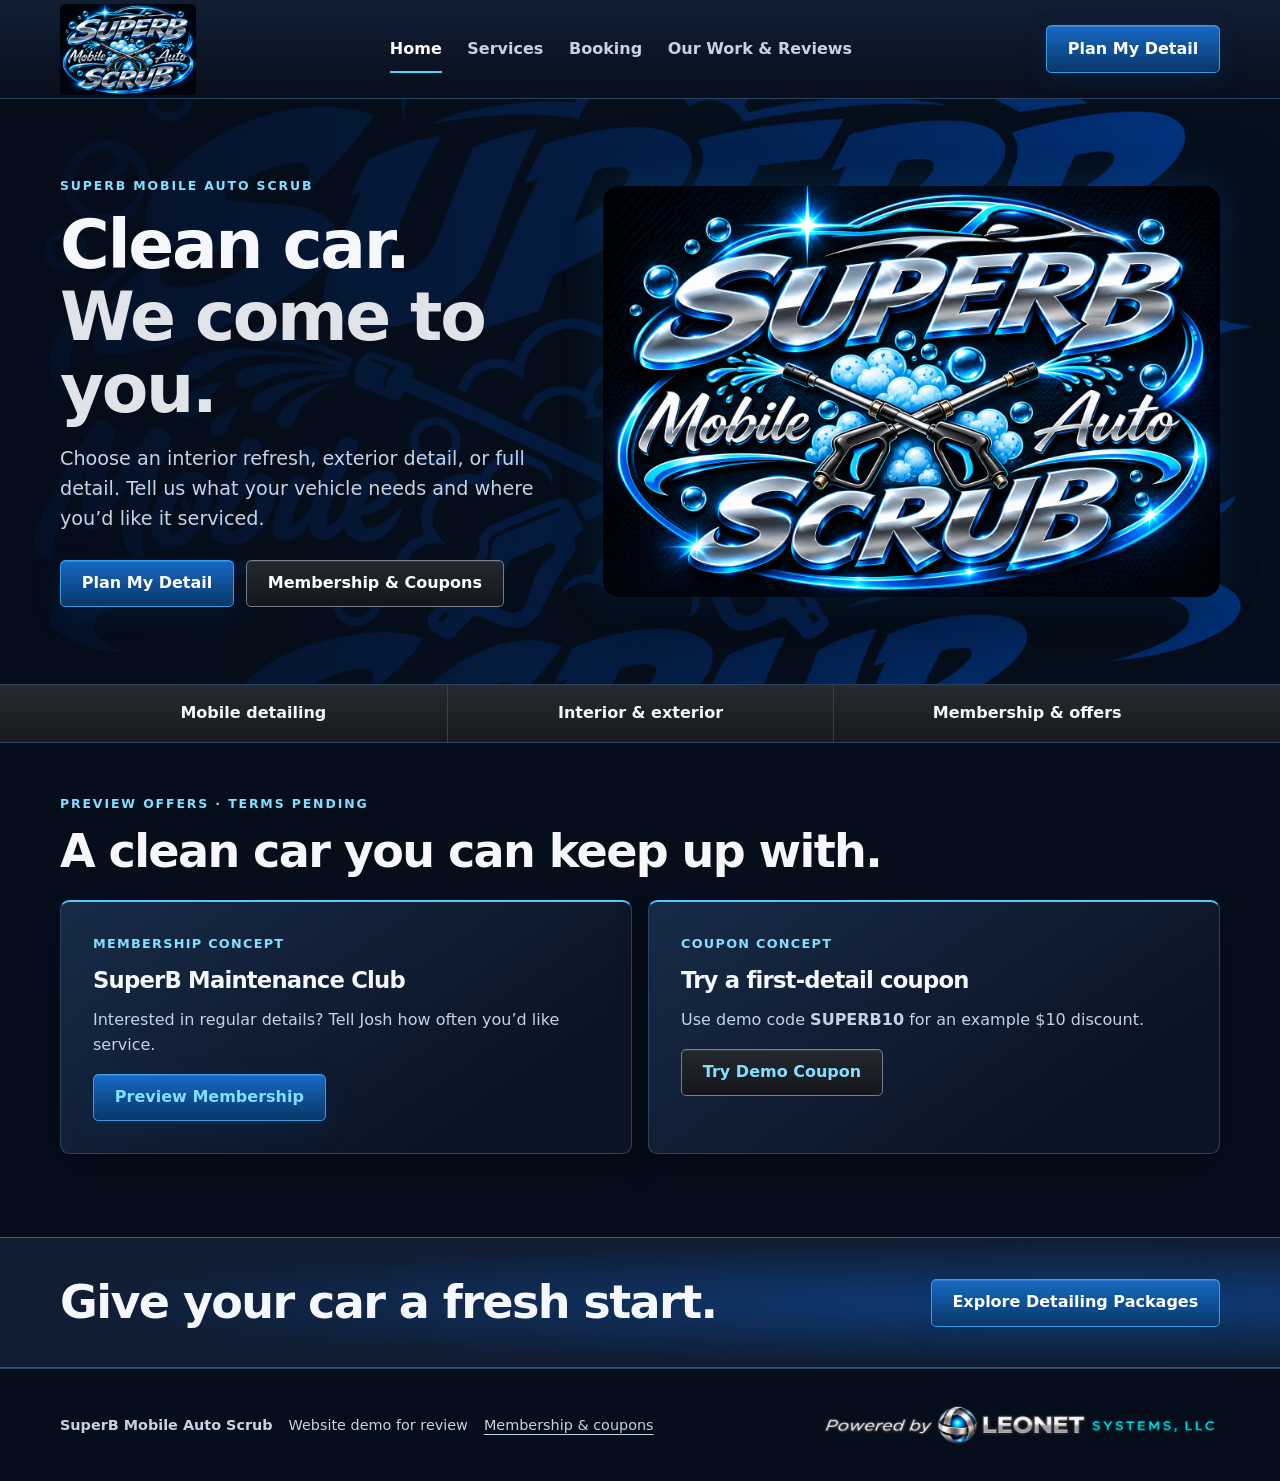
<file: index.html>
<!doctype html><html lang="en"><head><meta charset="utf-8"><meta name="viewport" content="width=device-width,initial-scale=1"><meta name="robots" content="noindex,nofollow"><title>Mobile Detailing | SuperB Mobile Auto Scrub</title><link rel="stylesheet" href="styles.css"><script src="site.js" defer></script><meta http-equiv="Content-Security-Policy" content="default-src 'self'; img-src 'self' blob:; media-src 'self' blob:; form-action 'none'; connect-src 'none'; base-uri 'none'"></head><body><a class="skip" href="#main">Skip to content</a>
<header class="header"><div class="wrap header-inner"><a class="brand" href="index.html"><img src="assets/superb-logo.png" width="136" height="91" alt="SuperB Mobile Auto Scrub"></a><button class="menu secondary" type="button" aria-expanded="false" aria-controls="navigation" hidden>Menu</button><nav id="navigation" aria-label="Main navigation"><a href="index.html" aria-current="page">Home</a><a href="services.html">Services</a><a href="booking.html">Booking</a><a href="our-work.html">Our Work &amp; Reviews</a></nav><a class="button header-quote" href="booking.html">Plan My Detail</a></div></header>
<main id="main"><section class="hero"><div class="wrap superb-hero"><div class="hero-copy"><p class="eyebrow">SuperB Mobile Auto Scrub</p><h1>Clean car.<br><em>We come to you.</em></h1><p>Choose an interior refresh, exterior detail, or full detail. Tell us what your vehicle needs and where you’d like it serviced.</p><div class="actions"><a class="button" href="booking.html">Plan My Detail</a><a class="button secondary" href="#offers">Membership &amp; Coupons</a></div></div><img class="brand-art" src="assets/superb-logo.png" width="1536" height="1024" alt="Chrome and blue SuperB logo with crossed wash tools and bubbles" fetchpriority="high"></div></section>
<div class="strip"><div class="wrap strip-grid"><span>Mobile detailing</span><span>Interior &amp; exterior</span><span>Membership &amp; offers</span></div></div>
<section class="wrap block" id="offers"><p class="eyebrow">Preview offers · Terms pending</p><h2>A clean car you can keep up with.</h2><div class="cards two offers"><article><span>Membership concept</span><h3>SuperB Maintenance Club</h3><p>Interested in regular details? Tell Josh how often you’d like service.</p><a class="button" href="booking.html?interest=membership">Preview Membership</a></article><article><span>Coupon concept</span><h3>Try a first-detail coupon</h3><p>Use demo code <strong>SUPERB10</strong> for an example $10 discount.</p><a class="button secondary" href="booking.html?interest=coupon">Try Demo Coupon</a></article></div></section>
<section class="quote-band"><div class="wrap quote-inner"><h2>Give your car a fresh start.</h2><a class="button" href="services.html">Explore Detailing Packages</a></div></section></main>
<footer><div class="wrap footer-inner"><strong>SuperB Mobile Auto Scrub</strong><span>Website demo for review</span><a href="index.html#offers">Membership &amp; coupons</a><div class="leonet-footer"><img src="assets/leonet-footer.png" alt="Powered by LeoNet Systems, LLC" width="2048" height="682"></div></div></footer></body></html>
</file>
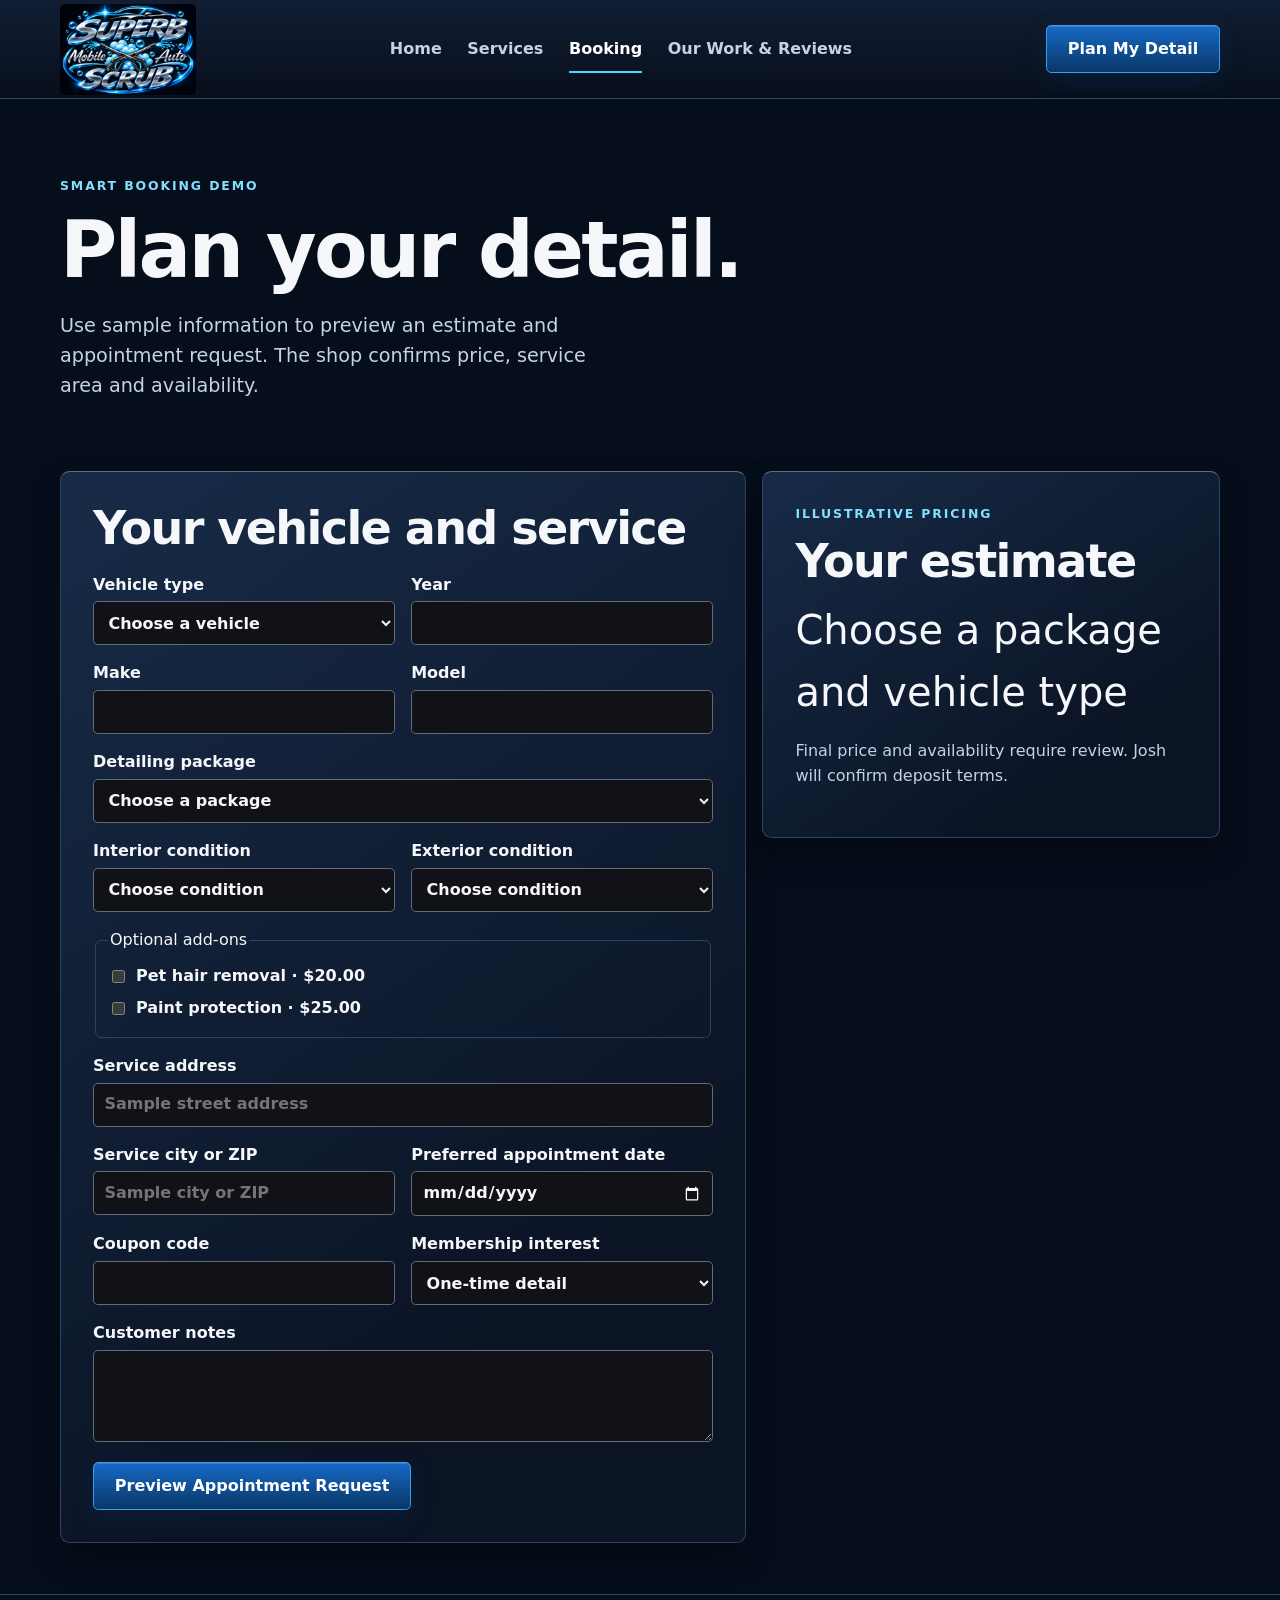
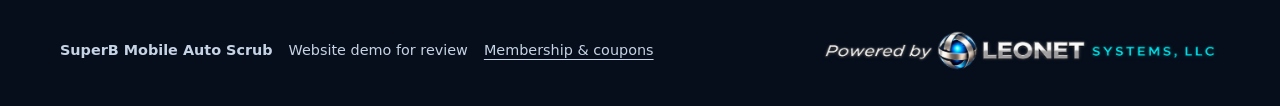
<file: booking.html>
<!doctype html><html lang="en"><head><meta charset="utf-8"><meta name="viewport" content="width=device-width,initial-scale=1"><meta name="robots" content="noindex,nofollow"><title>Plan My Detail | SuperB Mobile Auto Scrub</title><link rel="stylesheet" href="styles.css"><script src="site.js" defer></script><script src="detailing.js" defer></script><meta http-equiv="Content-Security-Policy" content="default-src 'self'; img-src 'self' blob:; media-src 'self' blob:; form-action 'none'; connect-src 'none'; base-uri 'none'"></head><body><a class="skip" href="#main">Skip to content</a>
<header class="header"><div class="wrap header-inner"><a class="brand" href="index.html"><img src="assets/superb-logo.png" width="136" height="91" alt="SuperB Mobile Auto Scrub"></a><button class="menu secondary" type="button" aria-expanded="false" aria-controls="navigation" hidden>Menu</button><nav id="navigation" aria-label="Main navigation"><a href="index.html">Home</a><a href="services.html">Services</a><a href="booking.html" aria-current="page">Booking</a><a href="our-work.html">Our Work &amp; Reviews</a></nav><a class="button header-quote" href="booking.html">Plan My Detail</a></div></header>
<main id="main" class="wrap"><section class="intro"><p class="eyebrow">Smart booking demo</p><h1>Plan your detail.</h1><p>Use sample information to preview an estimate and appointment request. The shop confirms price, service area and availability.</p></section>
<section class="block booking-layout"><form class="form-panel" id="booking" autocomplete="off"><h2>Your vehicle and service</h2><div class="fields">
<label>Vehicle type<select name="vehicle" required><option value="">Choose a vehicle</option><option value="car">Car / sedan</option><option value="suv">SUV / crossover</option><option value="truck">Pickup / van</option><option value="other">Other vehicle</option></select></label>
<label>Year<input name="year" type="number" min="1900" required></label><label>Make<input name="make" maxlength="60" required></label><label>Model<input name="model" maxlength="60" required></label>
<label class="full">Detailing package<select name="package" required><option value="">Choose a package</option></select></label>
<label>Interior condition<select name="interior" required><option value="">Choose condition</option><option>Light</option><option>Moderate</option><option>Heavy / needs review</option></select></label>
<label>Exterior condition<select name="exterior" required><option value="">Choose condition</option><option>Light</option><option>Moderate</option><option>Heavy / needs review</option></select></label>
<fieldset class="full add-ons"><legend>Optional add-ons</legend><div id="addon-fields"></div></fieldset>
<label class="full">Service address<input name="address" maxlength="120" placeholder="Sample street address" required></label>
<label>Service city or ZIP<input name="area" maxlength="80" placeholder="Sample city or ZIP" required></label>
<label>Preferred appointment date<input name="date" type="date" required></label>
<label>Coupon code<input name="coupon" maxlength="24" autocapitalize="characters"></label>
<label>Membership interest<select name="membership"><option value="">One-time detail</option><option value="interested">Interested · cadence undecided</option><option value="monthly">Monthly</option><option value="biweekly">Every two weeks</option></select></label>
<label class="full">Customer notes<textarea name="notes" rows="3" maxlength="500"></textarea></label>
</div><button class="button" type="submit" disabled>Preview Appointment Request</button><p class="form-result" id="booking-status" role="status" hidden></p></form>
<aside class="form-panel"><p class="eyebrow">Illustrative pricing</p><h2>Your estimate</h2><p class="price" id="estimate" aria-live="polite">Choose a package</p><p id="breakdown"></p><p id="coupon-status"></p><p>Final price and availability require review. Josh will confirm deposit terms.</p><div id="handoff" hidden><h3>Demo request summary</h3><p id="job-summary"></p><p>CRM lead and job, Tasker scheduling, and Invoice Studio estimate are simulated. Deposit and payment are pending setup.</p></div></aside></section></main>
<footer><div class="wrap footer-inner"><strong>SuperB Mobile Auto Scrub</strong><span>Website demo for review</span><a href="index.html#offers">Membership &amp; coupons</a><div class="leonet-footer"><img src="assets/leonet-footer.png" alt="Powered by LeoNet Systems, LLC" width="2048" height="682"></div></div></footer></body></html>
</file>
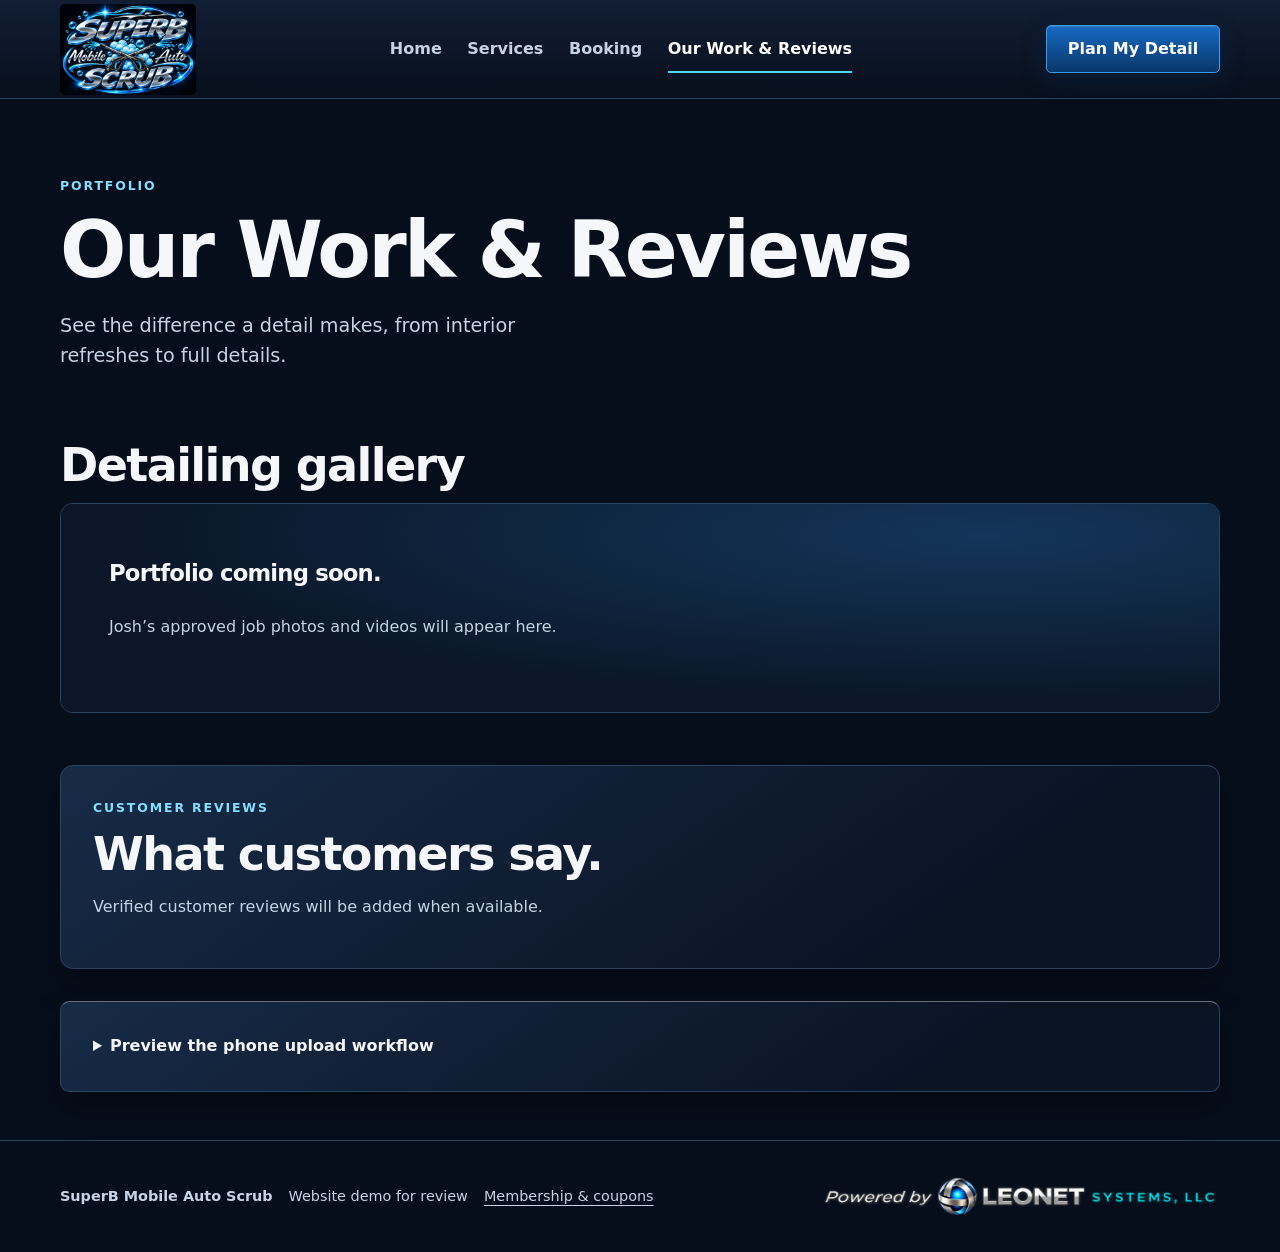
<file: our-work.html>
<!doctype html><html lang="en"><head><meta charset="utf-8"><meta name="viewport" content="width=device-width,initial-scale=1"><meta name="robots" content="noindex,nofollow"><title>Our Work & Reviews | SuperB Mobile Auto Scrub</title><link rel="stylesheet" href="styles.css"><script src="site.js" defer></script><script src="our-work.js" defer></script><meta http-equiv="Content-Security-Policy" content="default-src 'self'; img-src 'self' blob:; media-src 'self' blob:; form-action 'none'; connect-src 'none'; base-uri 'none'"></head><body><a class="skip" href="#main">Skip to content</a>
<header class="header"><div class="wrap header-inner"><a class="brand" href="index.html"><img src="assets/superb-logo.png" width="136" height="91" alt="SuperB Mobile Auto Scrub"></a><button class="menu secondary" type="button" aria-expanded="false" aria-controls="navigation" hidden>Menu</button><nav id="navigation" aria-label="Main navigation"><a href="index.html">Home</a><a href="services.html">Services</a><a href="booking.html">Booking</a><a href="our-work.html" aria-current="page">Our Work &amp; Reviews</a></nav><a class="button header-quote" href="booking.html">Plan My Detail</a></div></header>
<main id="main" class="wrap work-page"><section class="intro"><p class="eyebrow">Portfolio</p><h1>Our Work &amp; Reviews</h1><p>See the difference a detail makes, from interior refreshes to full details.</p></section>
<section class="block"><h2>Detailing gallery</h2><div class="work-gallery"><div id="work-stage" class="work-stage"></div><div class="work-empty" id="work-empty"><h3>Portfolio coming soon.</h3><p>Josh’s approved job photos and videos will appear here.</p></div><div class="work-caption" id="work-caption" hidden><div><p class="eyebrow" id="work-category"></p><h3 id="work-title"></h3><p id="work-note"></p></div><div class="work-controls" id="work-arrows"><button type="button" class="secondary" id="work-prev" aria-label="Previous job">←</button><button type="button" class="secondary" id="work-next" aria-label="Next job">→</button></div></div><div class="work-thumbs" id="work-thumbs"></div></div><dialog class="work-lightbox" id="work-lightbox" aria-label="Enlarged job photo"><button type="button" class="secondary" id="work-close">Close photo</button><img alt=""></dialog></section>
<section class="form-panel review-card"><p class="eyebrow">Customer reviews</p><h2>What customers say.</h2><p id="review-empty">Verified customer reviews will be added when available.</p><div id="review-panel" hidden><blockquote id="review-quote"></blockquote><p id="review-credit"></p><a id="review-source">Read original review</a><div class="work-controls"><button type="button" class="secondary" id="review-prev" aria-label="Previous review">←</button><span id="review-count" role="status"></span><button type="button" class="secondary" id="review-next" aria-label="Next review">→</button></div></div></section>
<details class="form-panel work-demo"><summary>Preview the phone upload workflow</summary><p>Use approved SuperB job media. Files stay on this page and clear when you reload.</p>
<form id="media-form"><div class="fields"><label>Job title<input name="title" required maxlength="80"></label><label>Photo or video<input type="file" name="media" accept="image/*,video/*" required></label><label>Before photo, if paired<input type="file" name="before" accept="image/*"></label><label><span><input type="checkbox" name="approved" required> I have permission to use this SuperB media.</span></label></div><button class="button" type="submit" disabled>Add to Local Job Preview</button></form>
<div id="work-admin"></div><p id="work-admin-status" role="status"></p></details></main>
<footer><div class="wrap footer-inner"><strong>SuperB Mobile Auto Scrub</strong><span>Website demo for review</span><a href="index.html#offers">Membership &amp; coupons</a><div class="leonet-footer"><img src="assets/leonet-footer.png" alt="Powered by LeoNet Systems, LLC" width="2048" height="682"></div></div></footer></body></html>
</file>
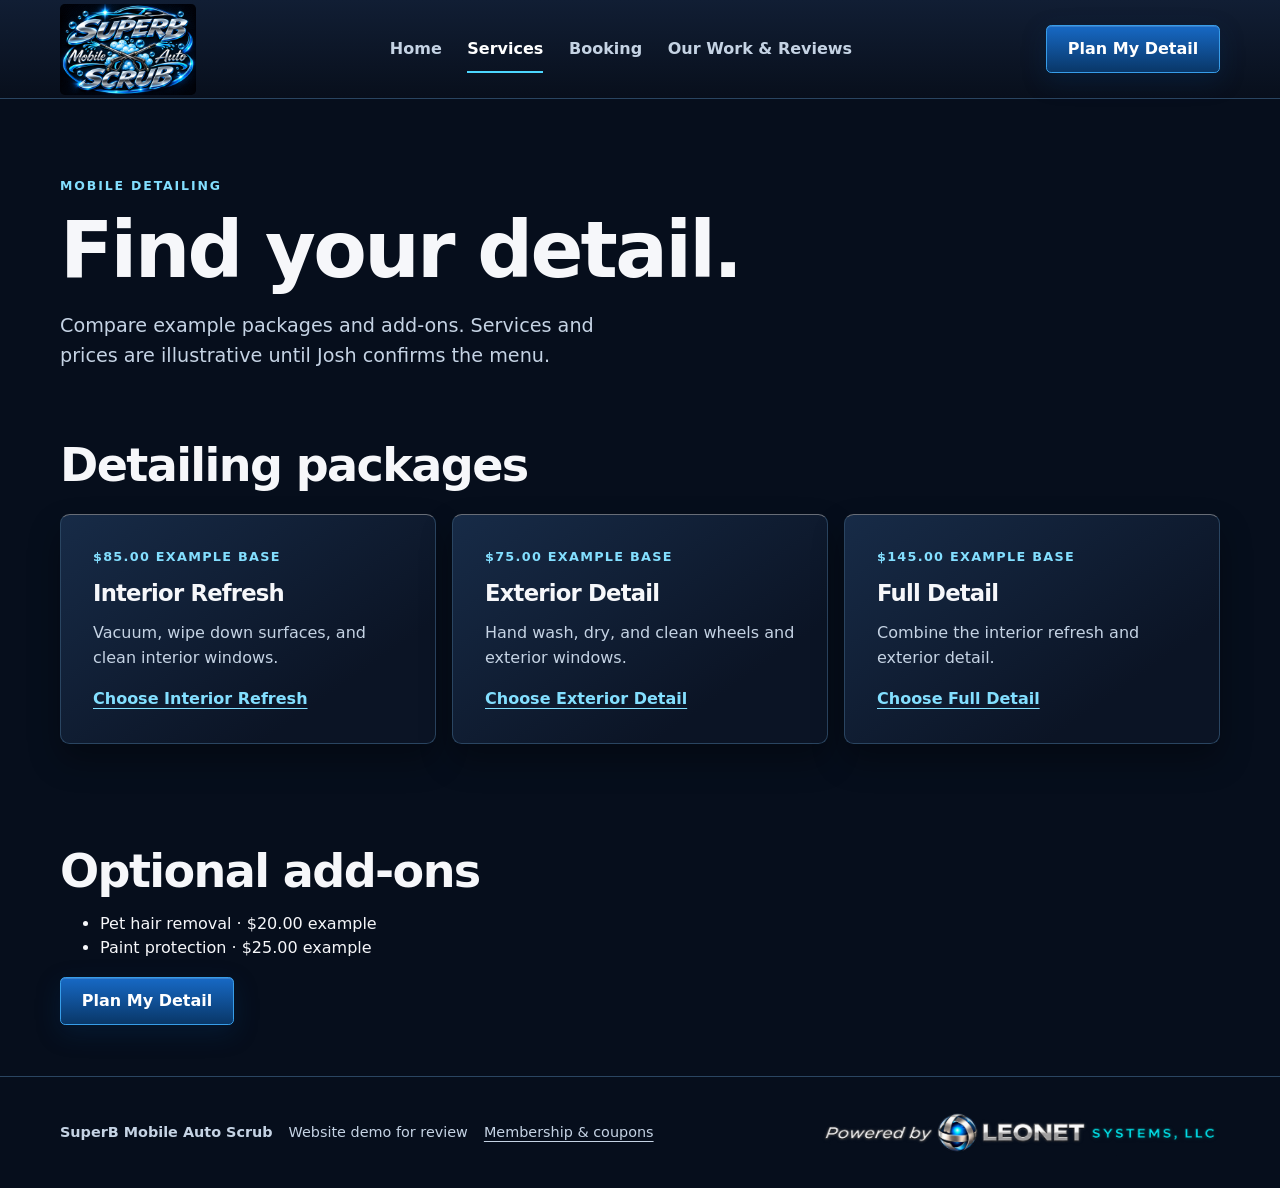
<file: services.html>
<!doctype html><html lang="en"><head><meta charset="utf-8"><meta name="viewport" content="width=device-width,initial-scale=1"><meta name="robots" content="noindex,nofollow"><title>Detailing Packages | SuperB Mobile Auto Scrub</title><link rel="stylesheet" href="styles.css"><script src="site.js" defer></script><script src="detailing.js" defer></script><meta http-equiv="Content-Security-Policy" content="default-src 'self'; img-src 'self' blob:; media-src 'self' blob:; form-action 'none'; connect-src 'none'; base-uri 'none'"></head><body><a class="skip" href="#main">Skip to content</a>
<header class="header"><div class="wrap header-inner"><a class="brand" href="index.html"><img src="assets/superb-logo.png" width="136" height="91" alt="SuperB Mobile Auto Scrub"></a><button class="menu secondary" type="button" aria-expanded="false" aria-controls="navigation" hidden>Menu</button><nav id="navigation" aria-label="Main navigation"><a href="index.html">Home</a><a href="services.html" aria-current="page">Services</a><a href="booking.html">Booking</a><a href="our-work.html">Our Work &amp; Reviews</a></nav><a class="button header-quote" href="booking.html">Plan My Detail</a></div></header>
<main id="main" class="wrap"><section class="intro"><p class="eyebrow">Mobile detailing</p><h1>Find your detail.</h1><p>Compare example packages and add-ons. Services and prices are illustrative until Josh confirms the menu.</p></section><section class="block"><h2>Detailing packages</h2><div id="package-cards" class="cards"></div></section><section class="block"><h2>Optional add-ons</h2><ul id="addon-list"></ul><a class="button" href="booking.html">Plan My Detail</a></section></main>
<footer><div class="wrap footer-inner"><strong>SuperB Mobile Auto Scrub</strong><span>Website demo for review</span><a href="index.html#offers">Membership &amp; coupons</a><div class="leonet-footer"><img src="assets/leonet-footer.png" alt="Powered by LeoNet Systems, LLC" width="2048" height="682"></div></div></footer></body></html>
</file>
<file: styles.css>
:root {
  color-scheme: dark;
  --black: #0b0c0f;
  --surface: #14161b;
  --line: #393d46;
  --ink: #f6f7fa;
  --muted: #c1c6ce;
  --red: #b41829;
  --bright: #83dfff;
  font: 100%/1.55 system-ui, "Segoe UI", sans-serif;
}
*, *::before, *::after { box-sizing: border-box; }
body { margin: 0; background: var(--black); color: var(--ink); }
img { display: block; max-width: 100%; }
[hidden] { display: none !important; }
a { color: inherit; text-underline-offset: .25em; }
:focus-visible { outline: 3px solid #a3ebff; outline-offset: 4px; }
.wrap { width: min(1160px, calc(100% - 3rem)); margin-inline: auto; }
.skip { position: fixed; inset: .5rem auto auto .5rem; z-index: 5; background: white; color: black; padding: .75rem; transform: translateY(-160%); }
.skip:focus { transform: none; }
.header { border-bottom: 1px solid var(--line); background: linear-gradient(175deg,#17191d,#08090b); }
.header-inner { display: flex; align-items: center; justify-content: space-between; gap: 1.5rem; min-height: 6.15rem; }
.brand img { width: 136px; border-radius: .3rem; }
nav { display: flex; gap: clamp(1rem,3vw,2.6rem); }
nav a { text-decoration: none; color: var(--muted); font-weight: 650; padding: .7rem 0; }
nav a:hover, nav a[aria-current] { color: white; box-shadow: inset 0 -2px #4cd7ff; }
.button, .menu { display: inline-flex; align-items: center; justify-content: center; min-height: 46px; padding: .65rem 1.3rem; border: 1px solid #379de9; border-radius: .32rem; color: white; font: inherit; font-weight: 780; text-decoration: none; cursor: pointer; background: linear-gradient(#1769c5,#093768); box-shadow: inset 0 1px #ffffff26,0 8px 25px #003c7540; transition: filter .18s ease; }
.button:hover, .menu:hover { filter: brightness(1.2); }
.secondary { border-color: #787e88; background: linear-gradient(#242830,#14161a); box-shadow: inset 0 1px #ffffff1a; }
.hero { position: relative; isolation: isolate; display: grid; align-items: center; min-height: clamp(31rem,47vw,42rem); overflow: hidden; background: #111319; }
.hero-photo { position: absolute; z-index: -2; width: 70%; height: 100%; right: 0; top: 0; object-fit: cover; object-position: center 54%; }
.hero::after { content: ""; position: absolute; z-index: -1; inset: 0; background: linear-gradient(90deg,#0b0c0f 24%,#0b0c0ff2 34%,#0b0c0f18 77%),linear-gradient(0deg,#0b0c0fa8,transparent 35%); }
.hero-copy { padding-block: 4rem; }
.eyebrow { margin: 0 0 .85rem; color: var(--bright); text-transform: uppercase; letter-spacing: .15em; font-size: .78rem; font-weight: 800; }
h1, h2, h3 { line-height: 1.06; margin: 0 0 .85rem; letter-spacing: -.035em; }
h1 { font-size: clamp(3rem,6.1vw,6.1rem); font-weight: 900; }
h1 em { font-style: normal; color: #e0e3e8; }
h2 { font-size: clamp(1.65rem,3.6vw,3.1rem); }
h3 { font-size: 1.42rem; }
p, address { color: var(--muted); }
.hero-copy > p:not(.eyebrow), .intro > p:not(.eyebrow) { max-width: 44ch; font-size: clamp(1rem,1.5vw,1.2rem); }
.actions { display: flex; flex-wrap: wrap; gap: .75rem; margin-top: 1.65rem; }
.strip { background: linear-gradient(#272a30,#17191e); border-block: 1px solid var(--line); }
.strip-grid { display: grid; grid-template-columns: repeat(3,1fr); text-align: center; }
.strip span { padding: 1rem .55rem; font-weight: 740; }
.strip span + span { border-left: 1px solid var(--line); }
.block { padding-block: clamp(1.8rem,4vw,4rem); }
.intro { padding-top: clamp(2.4rem,6vw,5rem); }
.intro .button { margin-top: .65rem; }
.cards { display: grid; grid-template-columns: repeat(3,minmax(0,1fr)); gap: 1rem; margin-top: 1.5rem; }
.cards.two { grid-template-columns: repeat(2,minmax(0,1fr)); }
.cards article, .form-panel { border: 1px solid var(--line); border-top-color: #686d77; border-radius: .6rem; background: linear-gradient(145deg,#21242b,#101115 70%); padding: clamp(1.1rem,3vw,2rem); box-shadow: 0 1rem 2rem #0005; }
.cards article h2 { font-size: 1.65rem; }
.cards article span { display: block; color: var(--bright); font-size: .8rem; font-weight: 750; letter-spacing: .1em; margin-bottom: .9rem; text-transform: uppercase; }
.cards a, .text-link, .phone { color: var(--bright); font-weight: 760; }
.split { display: grid; grid-template-columns: 1.12fr 1fr; align-items: center; gap: clamp(1.2rem,5vw,4.2rem); }
.split img { width: 100%; aspect-ratio: 16 / 10; object-fit: cover; border: 1px solid var(--line); border-radius: .5rem; }
.quote-band { margin-top: 2rem; padding-block: 2.5rem; border-block: 1px solid #31597b; background: radial-gradient(ellipse at 85% 50%,#0e3c79,#101d33 68%); }
.quote-inner, .footer-inner { display: flex; justify-content: space-between; align-items: center; gap: 1rem; flex-wrap: wrap; }
.quote-inner h2 { margin: 0; }
footer { padding-block: 2rem; color: var(--muted); font-size: .9rem; border-top: 1px solid var(--line); }
.fields { display: grid; grid-template-columns: repeat(2,minmax(0,1fr)); gap: 1rem; margin: 1.25rem 0; }
.full { grid-column: 1 / -1; }
label { display: grid; align-content: start; gap: .25rem; font-weight: 650; }
label small { font-weight: normal; color: var(--muted); }
input, select, textarea { width: 100%; min-height: 44px; padding: .5rem .65rem; font: inherit; color: var(--ink); background: #101217; border: 1px solid #666c77; border-radius: .3rem; }
textarea { resize: vertical; }
.form-result { padding: 1rem; border: 1px solid #69b68e; background: #10251d; color: #effff6; border-radius: .3rem; }
.work-page { padding-bottom: 3rem; }
.work-controls { display: flex; flex-wrap: wrap; align-items: center; gap: .55rem; margin-block: .85rem; }
.work-controls [aria-pressed="true"], .work-thumb[aria-pressed="true"] { border-color: #50ccff; background: #122d46; }
.work-gallery, .review-card { border: 1px solid var(--line); border-radius: .8rem; background: linear-gradient(145deg,#252831,#101115 75%); }
.work-gallery { overflow: hidden; }
.work-stage { background: #07080a; touch-action: pan-y; }
.work-stage:empty { display: none; }
.work-stage video, .work-stage img { width: 100%; display: block; max-height: 34rem; object-fit: contain; }
.work-photo-button { border: 0; padding: 0; background: #07080a; width: 100%; display: block; cursor: zoom-in; }
.work-compare { position: relative; aspect-ratio: 4 / 3; max-height: 34rem; overflow: hidden; background: #07080a; }
.work-compare .work-photo-button { position: absolute; inset: 0; height: 100%; }
.work-compare img { height: 100%; }
.work-compare::after { content: ""; pointer-events: none; position: absolute; top: 0; bottom: 0; left: var(--split,50%); border-left: 2px solid #f6f3f4; }
.work-compare-controls { display: flex; align-items: center; gap: .6rem; padding: .75rem 1rem; }
.work-compare-controls input { flex: 1; min-width: 0; accent-color: #50ccff; padding: 0; }
.work-caption { display: flex; justify-content: space-between; gap: 1rem; padding: 1rem; }
.work-caption h3 { margin: .2rem 0; }
.work-caption p { margin: .25rem 0; }
.work-caption .work-controls { flex-wrap: nowrap; align-self: start; }
.work-thumbs { display: flex; overflow-x: auto; gap: .65rem; padding: 0 1rem 1rem; }
.work-thumb { flex: 0 0 9.5rem; background: #191b21; color: inherit; border: 1px solid var(--line); border-radius: .5rem; overflow: hidden; padding: 0; text-align: left; }
.work-thumb img { display: block; width: 100%; height: 5rem; object-fit: cover; }
.work-thumb span { display: block; padding: .45rem; }
.work-lightbox { background: #101115; color: inherit; border: 1px solid var(--line); border-radius: .75rem; max-width: 94vw; padding: .75rem; }
.work-lightbox::backdrop { background: #000d; }
.work-lightbox img { display: block; max-width: 100%; max-height: 77vh; object-fit: contain; margin-top: .5rem; }
.review-card blockquote { margin: 0; color: #fff; font-size: clamp(1.25rem,3vw,2rem); }
.work-demo { margin-top: 2rem; }
.work-demo summary { cursor: pointer; font-weight: 700; }
.work-record { display: flex; align-items: center; flex-wrap: wrap; gap: .65rem; min-width: 0; border: 1px solid var(--line); margin-block: .7rem; padding: .65rem; }
.work-record input { width: auto; min-height: auto; }
.work-page button { min-height: 44px; }
.work-page [hidden], .work-home-feature[hidden] { display: none !important; }
@media (prefers-reduced-motion: no-preference) {
  .work-thumb, .work-controls button { transition: background-color .2s, border-color .2s; }
}



:root { --black:#060e1c; --surface:#0e1b31; --line:#2a4561; --muted:#c5d3e4; }
.header { background:linear-gradient(#111e34,#080f1c); }
.header nav { flex-wrap:wrap; column-gap:clamp(.65rem,2vw,2rem); }
.header-quote { flex-shrink:0; }
.hero { background:#050d1a url("assets/superb-background.png") center/cover; min-height:0; }
.hero::after { background:linear-gradient(90deg,#050c19ed,#060f1bb0 48%,#08142733); }
.superb-hero { display:grid; grid-template-columns:minmax(0,.9fr) minmax(0,1.1fr); align-items:center; gap:clamp(1rem,3vw,3rem); padding-block:clamp(2rem,6vw,6rem); }
.hero-copy { padding:0; }
.superb-hero h1 { font-size:clamp(2.65rem,5.3vw,5.7rem); }
.brand-art { width:100%; height:auto; border-radius:1rem; box-shadow:0 1.5rem 5rem #0008,0 0 2.5rem #1a92ff39; }
.cards article,.form-panel { background:linear-gradient(145deg,#172b47,#0b1425 75%); }
.offers article { border-top:2px solid #58c8ff; }
.booking-layout { display:grid; grid-template-columns:minmax(0,1.5fr) minmax(0,1fr); gap:1rem; align-items:start; }
.booking-layout aside { position:sticky; top:1rem; }
.price { font-size:clamp(1.7rem,4vw,2.5rem); color:var(--ink); margin:.3rem 0; }
.add-ons label { display:flex; gap:.5rem; align-items:center; margin:.4rem 0; }
.add-ons input,.work-record input[type=checkbox] { width:auto; min-height:0; }
.add-ons,.work-record { border:1px solid var(--line); border-radius:.4rem; min-width:0; }
.work-empty { padding:clamp(1.5rem,4vw,3rem); min-height:13rem; display:grid; align-content:center; background:radial-gradient(ellipse at 80% 15%,#133559,#0b1729 65%); }
.work-thumbs:empty { display:none; }
.work-controls .secondary,.work-demo .secondary,.work-lightbox .secondary { border:1px solid var(--line); border-radius:.35rem; color:var(--ink); padding:.55rem .85rem; font:inherit; cursor:pointer; }
@media(max-width:760px) {
  .header-inner { min-height:4.5rem; flex-wrap:wrap; gap:.6rem; padding-block:.5rem; }
  .brand img { width:82px; height:auto; }
  .header nav { width:100%; order:1; gap:.4rem 1rem; }
  .menu,.header-quote { padding-inline:.65rem; }
  .superb-hero,.booking-layout,.cards,.cards.two,.fields { grid-template-columns:1fr; }
  .booking-layout aside { position:static; }
  .strip-grid { grid-template-columns:1fr; }
  .strip span + span { border-left:0; border-top:1px solid var(--line); }
}
@media(max-width:460px){.wrap{width:calc(100% - 2rem)}.header-quote{font-size:.9rem}}
@media(prefers-reduced-motion:reduce){*,*::before,*::after{transition:none!important;animation:none!important}}

.leonet-footer {
  position: relative;
  width: min(400px, 100%);
  aspect-ratio: 1912 / 226;
  margin-inline-start: auto;
  overflow: hidden;
}
/* Frame the visible mark with a small margin inside the original PNG. */
.leonet-footer img {
  position: absolute;
  width: calc(100% * 2048 / 1912);
  max-width: none;
  height: auto;
  left: calc(-100% * 72 / 1912);
  top: calc(-100% * 228 / 226);
}
</file>
